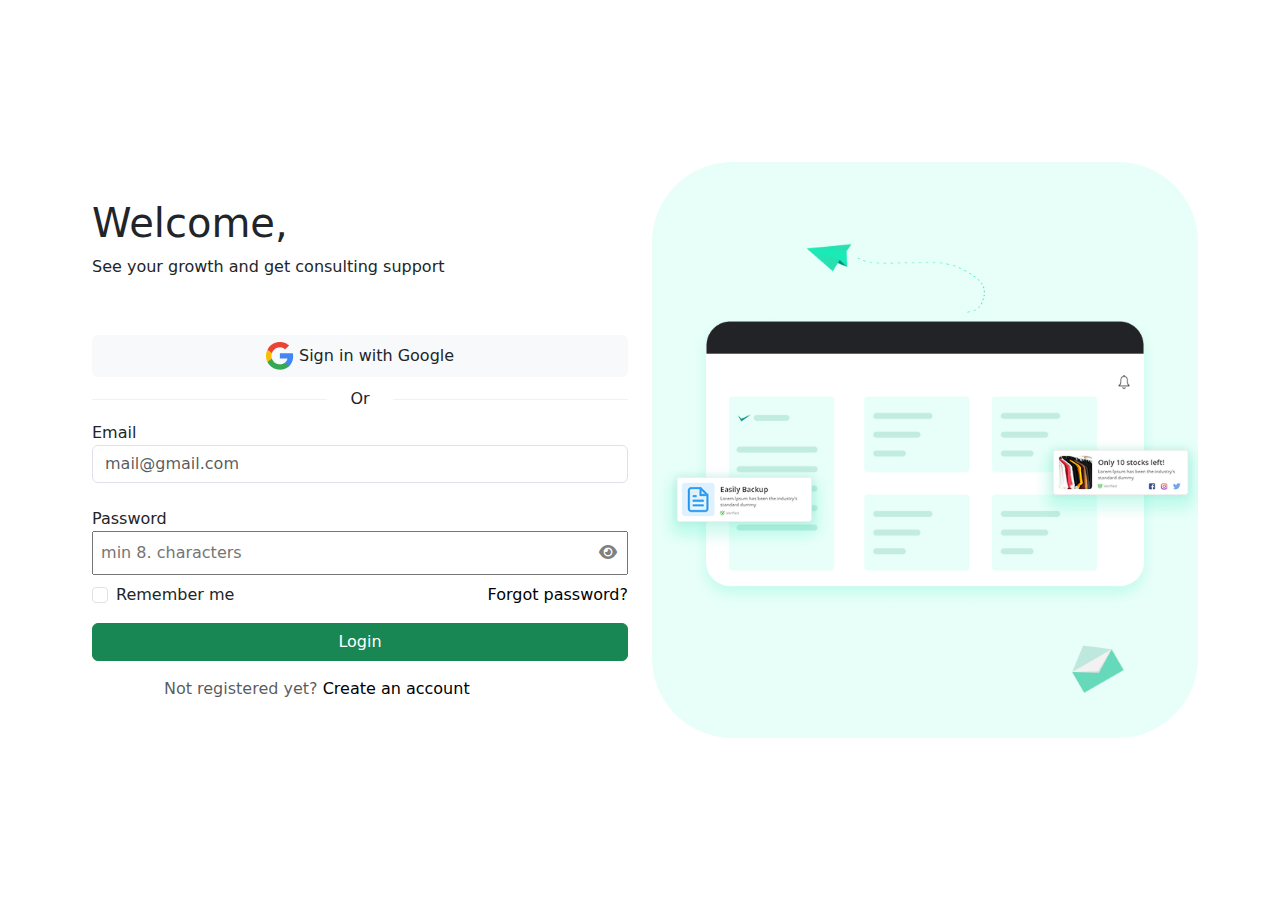
<file: index.html>
<!DOCTYPE html>
<html lang="en">
<head>
    <meta charset="UTF-8">
    <meta name="viewport" content="width=device-width, initial-scale=1.0">
    <meta name="description" content="Simple HTML login page">
    <meta name="author" content="Your Name">
    <link href="https://cdn.jsdelivr.net/npm/bootstrap@5.3.3/dist/css/bootstrap.min.css" rel="stylesheet">
    <script src="https://cdn.jsdelivr.net/npm/@popperjs/core@2.9.2/dist/umd/popper.min.js" integrity="sha384-IQsoLXl5PILFhosVNubq5LC7Qb9DXgDA9i+tQ8Zj3iwWAwPtgFTxbJ8NT4GN1R8p" crossorigin="anonymous"></script>
    <script src="https://cdn.jsdelivr.net/npm/bootstrap@5.0.2/dist/js/bootstrap.min.js" integrity="sha384-cVKIPhGWiC2Al4u+LWgxfKTRIcfu0JTxR+EQDz/bgldoEyl4H0zUF0QKbrJ0EcQF" crossorigin="anonymous"></script>
    <script src="https://ajax.googleapis.com/ajax/libs/jquery/3.7.1/jquery.min.js"></script>
    <link rel="preconnect" href="https://fonts.googleapis.com">
    <link rel="preconnect" href="https://fonts.gstatic.com" crossorigin>
    <link href="https://fonts.googleapis.com/css2?family=Open+Sans:ital,wght@0,300..800;1,300..800&family=Ubuntu:ital,wght@0,300;0,400;0,500;0,700;1,300;1,400;1,500;1,700&display=swap" rel="stylesheet">
    <link rel="stylesheet" href="https://cdnjs.cloudflare.com/ajax/libs/font-awesome/6.0.0/css/all.min.css">
    <link rel="stylesheet" href="assest/css/main.css">
    <title>Document</title>
</head>
<body>
    <div class="container-lg">
     <div class="row min-vh-100 justify-content-center align-items-center">
      <div class="col-12 col-md-8 col-lg-6 mx-auto">
        <h1>Welcome,</h1>
        <p>See your growth and get consulting support</p><br>
       <form id="loginform" class="mt-3">
        <button class="btn bg-light w-100">
          <span><img src="assest/Image/cdnlogo.com_google-icon.png"></span>  Sign in with Google
        </button><br>
        <div class="or-container w-100">
            <div class="line-separator"></div>
            <div class="or-label">Or</div>
            <div class="line-separator"></div>
        </div>
             <label form="form">Email</label>
             <input type="email" class="form-control w-100" placeholder="mail@gmail.com" required><br>
             <label>Password</label><br>
             <input type="password" placeholder=" min 8. characters" required class="pass py-2 mb-2 w-100"><span><i id="togglepassword" class="fa fa-eye " style="cursor: pointer;"></i></span>
             <div class="mb-3 form-check">
               <input class="form-check-input" type="checkbox" name="remember"> Remember me
               <a href="#" class="check float-end">Forgot password?</a>
             </div>
             <div class="d-grid w-100">
              <button id="login" class="btn btn-success w-100">Login</button>
             </div> 
        </form> 
            <div class="mt-3 text-muted float-end">
              Not registered yet? <a href=# class="check1">Create an account</a>
            </div>
       </div>
       <div class="col-12 col-lg-6">
        <img src="assest/Image/Group 168.png" class="img-fluid" alt="image">
       </div>
    </div>
   </div>
   <script>
    $(document).ready(function(){
      $("#login").click(function(){
        var email= $(".form-control").val().trim()
        var password= $(".pass").val().trim()
        var emailPattern=/^[a-z0-9._%+-]+@[a-z0-9.-]+\.[a-z]{2,}$/;
        var passwordPattern=/^(?=.*[a-z])(?=.*[A-Z])(?=.*\d)(?=.*[\W_]).{8,}$/;
         if (email=="" && password== ""){
          alert("please enter the email and password");
         }
          else if (email == ""){
          alert('Please enter a valid email address.');
          }
         else if (password == ""){
          alert('Password must be at least 8 characters long.');
          }
         else if (!emailPattern.test(email)){
          alert("enter correct email pattern")

         }
         else if(!passwordPattern.test(password)){
          alert("enter correct password pattern")
         }
          else{
        $.ajax({
          url: "https://blazers.io/",  
          method: "GET",
          data: {
            email: email,
            password: password
          },
        success: function (response) {
          alert ("ajax success");
        },
        error: function (xhr, status, error) {
          alert ("ajax failed : " + error);
        }
        
      });
      }
        }); 
         $('#togglepassword').click(function () {
         var input = $('.pass');
         var type = input.attr("type") === "password" ? "text" : "password";
          input.attr("type", type);

          $(this).toggleClass("fa-eye fa-eye-slash");
    });
     });
   </script>
</body>
</html>
</file>
<file: assest/css/main.css>
.fa {
    position: absolute;
    color: grey;
    margin-left: -29px;
    padding-top: 13px;
}
.or-container{
    align-items: center;
    display: flex;
    margin: 10px 0;
    width: 75%;
    color: #222327;
}
.line-separator{
    background-color: #f1f1f1;
    height: 1px;
    flex-grow: 5;
}
.or-label{
    flex-grow: 1;
    text-align: center;
}
.text-muted  {
    padding-right: 29%;
}
.check{
    text-decoration: none;
    color: black;
}
.check1{
    text-decoration: none;
    color: black;
}
h1,p{
    padding-left:10px ;
}
#loginform{
    padding-left: 10px;
}
 
@media (min-width:992px){
    #loginform {
        max-width: 570px;
    }
}
</file>
